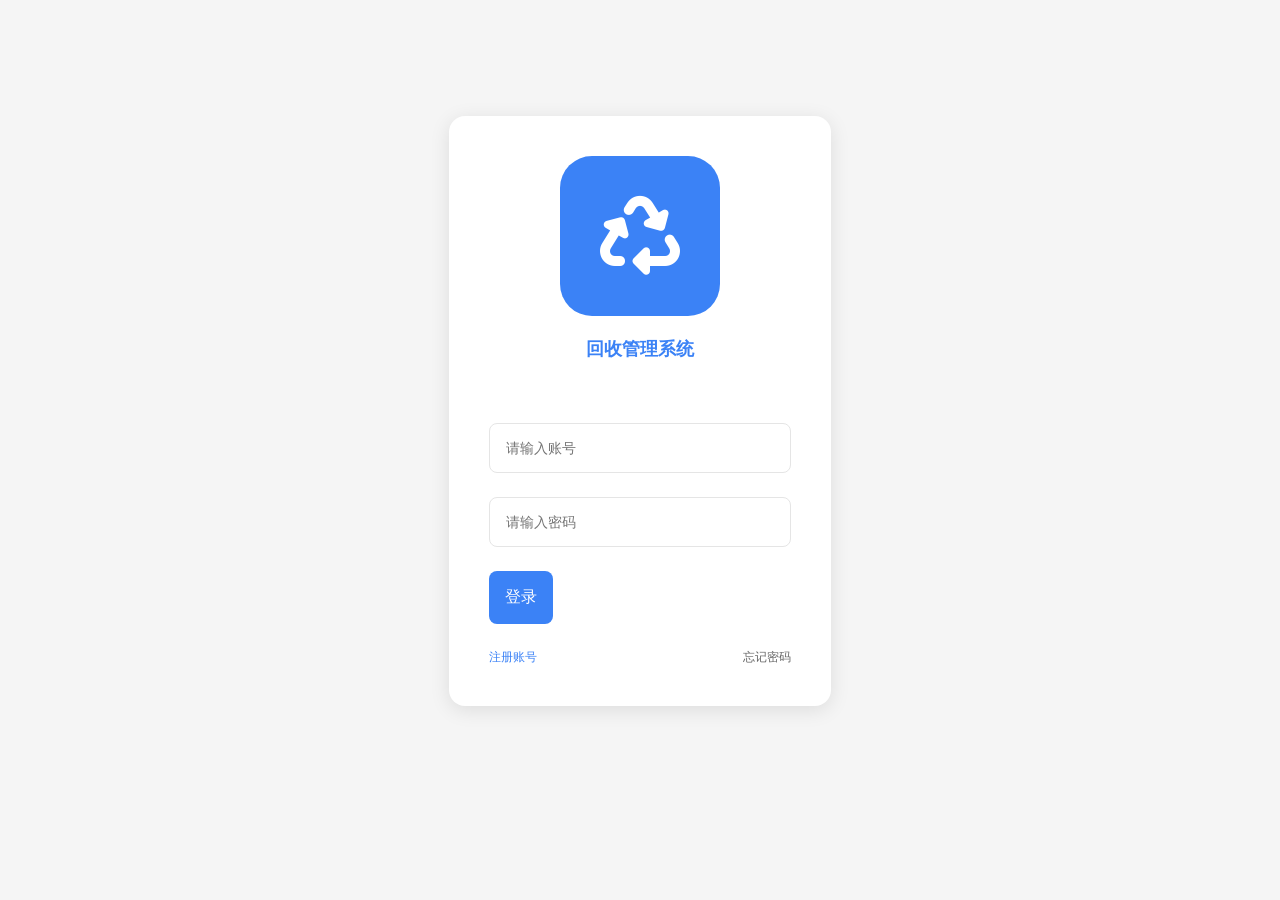
<file: index.html>
<!DOCTYPE html>
<html lang="zh-CN">
<head>
    <meta charset="UTF-8">
    <meta name="viewport" content="width=device-width, initial-scale=1.0, maximum-scale=1.0, user-scalable=no">
    <title>回收管理系统 - 登录</title>
    <link rel="stylesheet" href="css/app.css">
    <link rel="stylesheet" href="https://cdnjs.cloudflare.com/ajax/libs/font-awesome/6.4.0/css/all.min.css">
</head>
<body>
    <div class="container">
        <div class="login-form">
            <div class="logo">
                <div style="width: 160px; height: 160px; background-color: #3b82f6; border-radius: 32px; display: flex; align-items: center; justify-content: center; margin-bottom: 20px;">
                    <i class="fas fa-recycle" style="font-size: 80px; color: #fff;"></i>
                </div>
                <span class="logo-text">回收管理系统</span>
            </div>
            
            <div class="form-item">
                <input type="text" id="account" class="form-input" placeholder="请输入账号">
            </div>
            
            <div class="form-item">
                <input type="password" id="password" class="form-input" placeholder="请输入密码">
            </div>
            
            <button class="btn btn-primary" onclick="login()">登录</button>
            
            <div class="login-options">
                <span class="login-option" onclick="goToRegister()">注册账号</span>
                <span class="login-option" onclick="forgotPassword()">忘记密码</span>
            </div>
        </div>
    </div>
    
    <script src="js/app.js"></script>
</body>
</html>
</file>
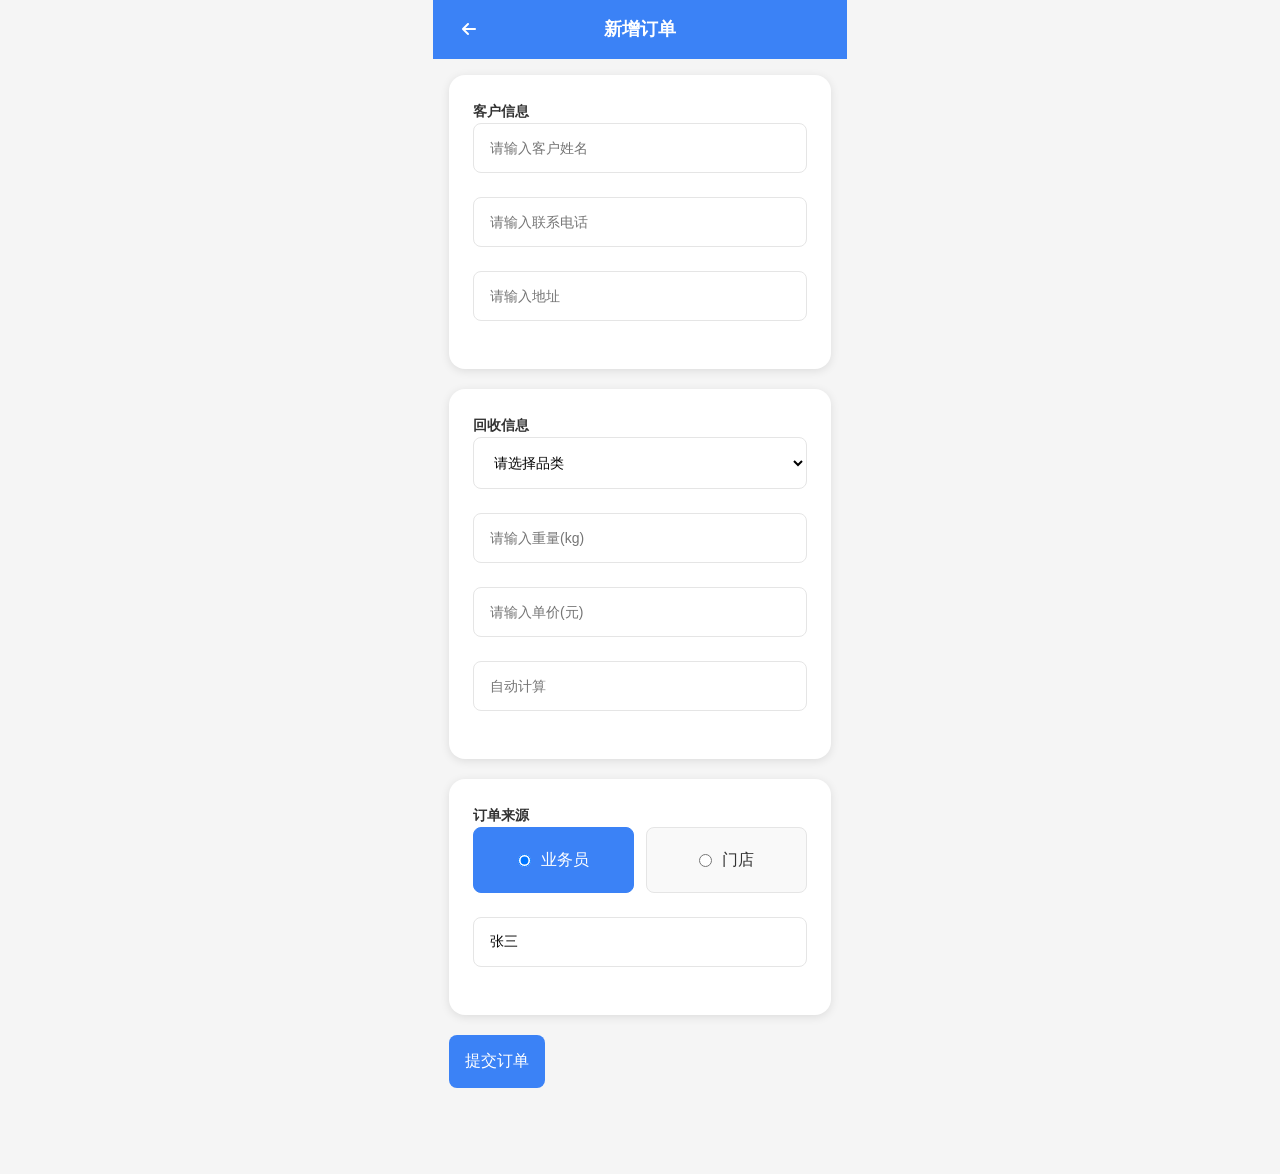
<file: add-order.html>
<!DOCTYPE html>
<html lang="zh-CN">
<head>
    <meta charset="UTF-8">
    <meta name="viewport" content="width=device-width, initial-scale=1.0, maximum-scale=1.0, user-scalable=no">
    <title>回收管理系统 - 新增订单</title>
    <link rel="stylesheet" href="css/app.css">
    <link rel="stylesheet" href="https://cdnjs.cloudflare.com/ajax/libs/font-awesome/6.4.0/css/all.min.css">
</head>
<body>
    <!-- 头部 -->
    <div class="header">
        <div class="header-left">
            <i class="fas fa-arrow-left" onclick="navigateTo('home')"></i>
        </div>
        <div class="header-title">新增订单</div>
        <div class="header-right"></div>
    </div>
    
    <div class="container">
        <form onsubmit="submitOrder(); return false;">
            <!-- 客户信息 -->
            <div class="form-section">
                <span class="section-title">客户信息</span>
                
                <div class="form-item">
                    <input type="text" id="customer" class="form-input" placeholder="请输入客户姓名">
                </div>
                
                <div class="form-item">
                    <input type="tel" id="phone" class="form-input" placeholder="请输入联系电话">
                </div>
                
                <div class="form-item">
                    <input type="text" id="address" class="form-input" placeholder="请输入地址">
                </div>
            </div>
            
            <!-- 回收信息 -->
            <div class="form-section">
                <span class="section-title">回收信息</span>
                
                <div class="form-item">
                    <select id="category" class="form-select" onchange="selectCategory()">
                        <option value="">请选择品类</option>
                        <option value="大家电">大家电</option>
                        <option value="小数码">小数码</option>
                        <option value="小配件">小配件</option>
                        <option value="其他">其他</option>
                    </select>
                </div>
                
                <div class="form-item">
                    <input type="number" id="weight" class="form-input" placeholder="请输入重量(kg)" oninput="calculateAmount('weight', 'unitPrice', 'amount')">
                </div>
                
                <div class="form-item">
                    <input type="number" id="unitPrice" class="form-input" placeholder="请输入单价(元)" oninput="calculateAmount('weight', 'unitPrice', 'amount')">
                </div>
                
                <div class="form-item">
                    <input type="number" id="amount" class="form-input" placeholder="自动计算" disabled>
                </div>
            </div>
            
            <!-- 订单来源 -->
            <div class="form-section">
                <span class="section-title">订单来源</span>
                
                <div class="form-item">
                    <div class="radio-group">
                        <label class="radio-item active" data-source="业务员" onclick="setSource('业务员')">
                            <input type="radio" name="source" value="业务员" checked>
                            <span>业务员</span>
                        </label>
                        <label class="radio-item" data-source="门店" onclick="setSource('门店')">
                            <input type="radio" name="source" value="门店">
                            <span>门店</span>
                        </label>
                    </div>
                </div>
                
                <div class="form-item" id="salesman-field">
                    <input type="text" class="form-input" placeholder="请输入业务员姓名" value="张三">
                </div>
            </div>
            
            <!-- 提交按钮 -->
            <button type="submit" class="btn btn-primary">提交订单</button>
        </form>
    </div>
    
    <script src="js/app.js"></script>
</body>
</html>
</file>
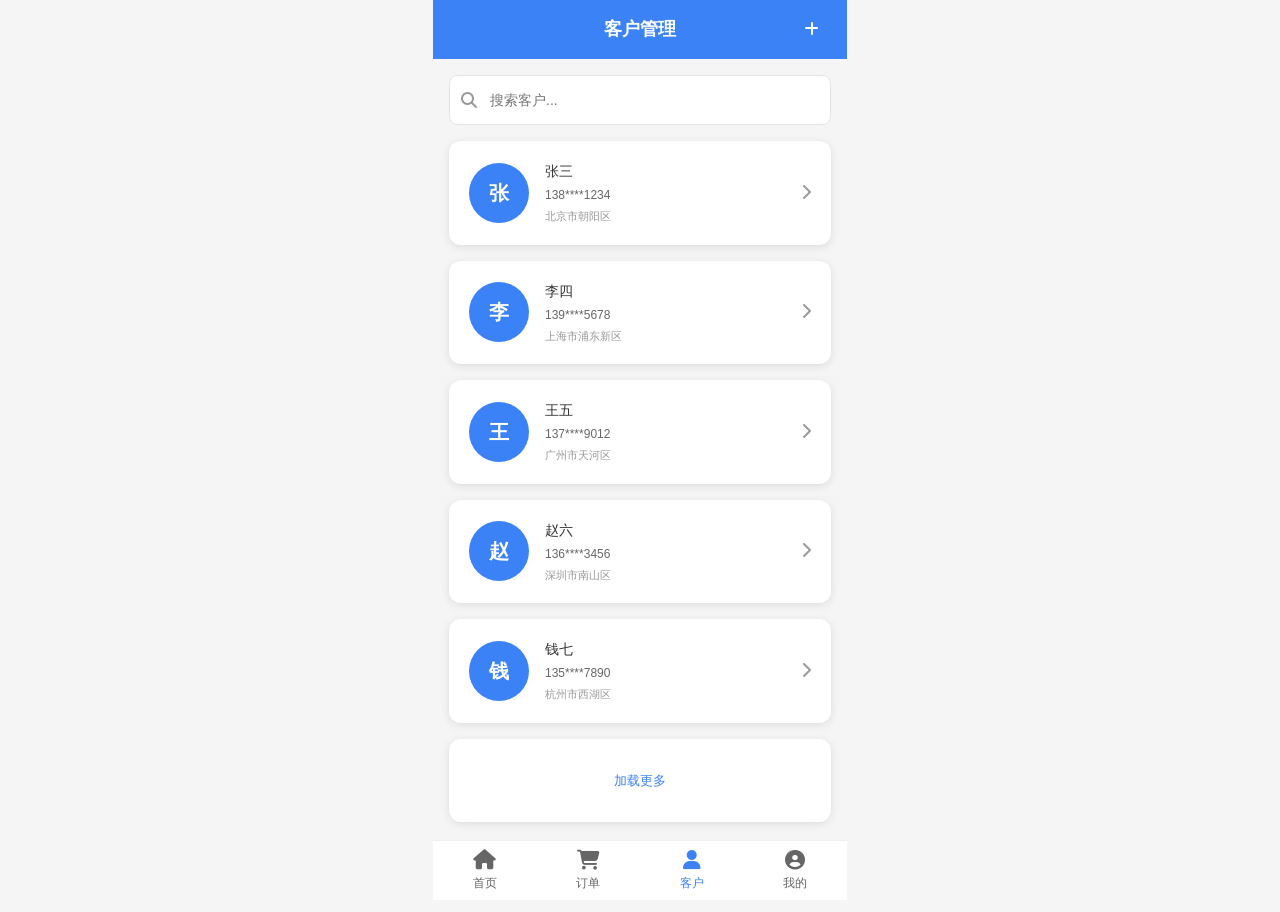
<file: customers.html>
<!DOCTYPE html>
<html lang="zh-CN">
<head>
    <meta charset="UTF-8">
    <meta name="viewport" content="width=device-width, initial-scale=1.0, maximum-scale=1.0, user-scalable=no">
    <title>回收管理系统 - 客户</title>
    <link rel="stylesheet" href="css/app.css">
    <link rel="stylesheet" href="https://cdnjs.cloudflare.com/ajax/libs/font-awesome/6.4.0/css/all.min.css">
</head>
<body>
    <!-- 头部 -->
    <div class="header">
        <div class="header-left"></div>
        <div class="header-title">客户管理</div>
        <div class="header-right">
            <i class="fas fa-plus" onclick="showToast('添加客户功能开发中')"></i>
        </div>
    </div>
    
    <div class="container">
        <!-- 搜索框 -->
        <div style="margin-bottom: 16px;">
            <div style="position: relative;">
                <input type="text" placeholder="搜索客户..." class="form-input" style="padding-left: 40px;">
                <i class="fas fa-search" style="position: absolute; left: 12px; top: 50%; transform: translateY(-50%); color: #999;"></i>
            </div>
        </div>
        
        <!-- 客户列表 -->
        <div class="customer-list">
            <div class="customer-item">
                <div class="customer-avatar">
                    <span>张</span>
                </div>
                <div class="customer-info">
                    <div class="customer-name">张三</div>
                    <div class="customer-phone">138****1234</div>
                    <div class="customer-address">北京市朝阳区</div>
                </div>
                <div style="margin-left: 16px;">
                    <i class="fas fa-chevron-right" style="color: #999;"></i>
                </div>
            </div>
            
            <div class="customer-item">
                <div class="customer-avatar">
                    <span>李</span>
                </div>
                <div class="customer-info">
                    <div class="customer-name">李四</div>
                    <div class="customer-phone">139****5678</div>
                    <div class="customer-address">上海市浦东新区</div>
                </div>
                <div style="margin-left: 16px;">
                    <i class="fas fa-chevron-right" style="color: #999;"></i>
                </div>
            </div>
            
            <div class="customer-item">
                <div class="customer-avatar">
                    <span>王</span>
                </div>
                <div class="customer-info">
                    <div class="customer-name">王五</div>
                    <div class="customer-phone">137****9012</div>
                    <div class="customer-address">广州市天河区</div>
                </div>
                <div style="margin-left: 16px;">
                    <i class="fas fa-chevron-right" style="color: #999;"></i>
                </div>
            </div>
            
            <div class="customer-item">
                <div class="customer-avatar">
                    <span>赵</span>
                </div>
                <div class="customer-info">
                    <div class="customer-name">赵六</div>
                    <div class="customer-phone">136****3456</div>
                    <div class="customer-address">深圳市南山区</div>
                </div>
                <div style="margin-left: 16px;">
                    <i class="fas fa-chevron-right" style="color: #999;"></i>
                </div>
            </div>
            
            <div class="customer-item">
                <div class="customer-avatar">
                    <span>钱</span>
                </div>
                <div class="customer-info">
                    <div class="customer-name">钱七</div>
                    <div class="customer-phone">135****7890</div>
                    <div class="customer-address">杭州市西湖区</div>
                </div>
                <div style="margin-left: 16px;">
                    <i class="fas fa-chevron-right" style="color: #999;"></i>
                </div>
            </div>
        </div>
        
        <!-- 加载更多 -->
        <div class="load-more" onclick="loadMore()">
            <span>加载更多</span>
        </div>
    </div>
    
    <!-- 底部导航栏 -->
    <div class="tab-bar">
        <a href="home.html" class="tab-item">
            <i class="fas fa-home"></i>
            <span>首页</span>
        </a>
        <a href="orders.html" class="tab-item">
            <i class="fas fa-shopping-cart"></i>
            <span>订单</span>
        </a>
        <a href="customers.html" class="tab-item active">
            <i class="fas fa-user"></i>
            <span>客户</span>
        </a>
        <a href="profile.html" class="tab-item">
            <i class="fas fa-user-circle"></i>
            <span>我的</span>
        </a>
    </div>
    
    <script src="js/app.js"></script>
</body>
</html>
</file>
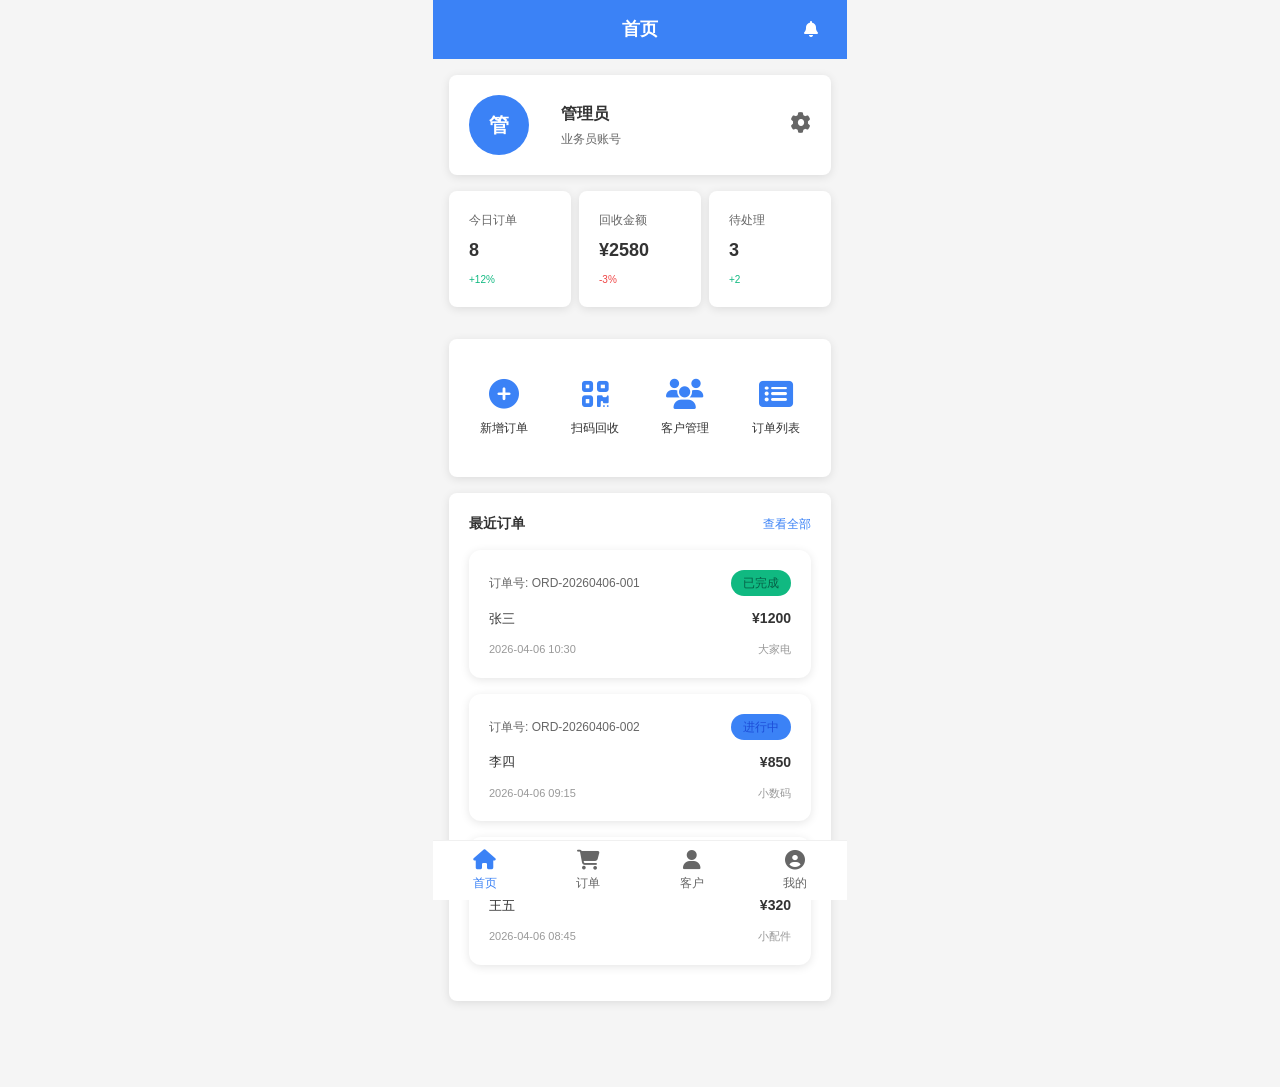
<file: home.html>
<!DOCTYPE html>
<html lang="zh-CN">
<head>
    <meta charset="UTF-8">
    <meta name="viewport" content="width=device-width, initial-scale=1.0, maximum-scale=1.0, user-scalable=no">
    <title>回收管理系统 - 首页</title>
    <link rel="stylesheet" href="css/app.css">
    <link rel="stylesheet" href="https://cdnjs.cloudflare.com/ajax/libs/font-awesome/6.4.0/css/all.min.css">
</head>
<body>
    <!-- 头部 -->
    <div class="header">
        <div class="header-left"></div>
        <div class="header-title">首页</div>
        <div class="header-right">
            <i class="fas fa-bell" onclick="showToast('消息通知')"></i>
        </div>
    </div>
    
    <div class="container">
        <!-- 用户信息 -->
        <div class="card">
            <div style="display: flex; align-items: center;">
                <div class="customer-avatar">
                    <span>管</span>
                </div>
                <div style="flex: 1; margin-left: 16px;">
                    <div style="font-size: 16px; font-weight: 600; color: #333; margin-bottom: 4px;">管理员</div>
                    <div style="font-size: 12px; color: #666;">业务员账号</div>
                </div>
                <div style="margin-left: 16px;">
                    <i class="fas fa-cog" style="font-size: 20px; color: #666;" onclick="navigateTo('profile')"></i>
                </div>
            </div>
        </div>
        
        <!-- 统计卡片 -->
        <div style="display: flex; justify-content: space-between; margin-bottom: 16px;">
            <div class="stat-card" style="flex: 1; margin-right: 8px;">
                <div class="stat-title">今日订单</div>
                <div class="stat-value">8</div>
                <div class="stat-change positive">+12%</div>
            </div>
            <div class="stat-card" style="flex: 1; margin-right: 8px;">
                <div class="stat-title">回收金额</div>
                <div class="stat-value">¥2580</div>
                <div class="stat-change negative">-3%</div>
            </div>
            <div class="stat-card" style="flex: 1;">
                <div class="stat-title">待处理</div>
                <div class="stat-value">3</div>
                <div class="stat-change positive">+2</div>
            </div>
        </div>
        
        <!-- 快捷操作 -->
        <div class="card">
            <div class="grid">
                <div class="grid-item" onclick="navigateTo('add-order')">
                    <i class="fas fa-plus-circle"></i>
                    <span>新增订单</span>
                </div>
                <div class="grid-item" onclick="scanCode()">
                    <i class="fas fa-qrcode"></i>
                    <span>扫码回收</span>
                </div>
                <div class="grid-item" onclick="navigateTo('customers')">
                    <i class="fas fa-users"></i>
                    <span>客户管理</span>
                </div>
                <div class="grid-item" onclick="navigateTo('orders')">
                    <i class="fas fa-list-alt"></i>
                    <span>订单列表</span>
                </div>
            </div>
        </div>
        
        <!-- 最近订单 -->
        <div class="card">
            <div style="display: flex; justify-content: space-between; align-items: center; margin-bottom: 16px;">
                <div style="font-size: 14px; font-weight: 600; color: #333;">最近订单</div>
                <div style="font-size: 12px; color: #3b82f6;" onclick="navigateTo('orders')">查看全部</div>
            </div>
            
            <div style="margin-top: 16px;">
                <div class="order-item" onclick="navigateTo('order-detail')">
                    <div class="order-header">
                        <span class="order-id">订单号: ORD-20260406-001</span>
                        <span class="status-tag status-completed">已完成</span>
                    </div>
                    <div class="order-body">
                        <span class="order-customer">张三</span>
                        <span class="order-amount">¥1200</span>
                    </div>
                    <div class="order-footer">
                        <span class="order-time">2026-04-06 10:30</span>
                        <span class="order-category">大家电</span>
                    </div>
                </div>
                
                <div class="order-item" onclick="navigateTo('order-detail')">
                    <div class="order-header">
                        <span class="order-id">订单号: ORD-20260406-002</span>
                        <span class="status-tag status-processing">进行中</span>
                    </div>
                    <div class="order-body">
                        <span class="order-customer">李四</span>
                        <span class="order-amount">¥850</span>
                    </div>
                    <div class="order-footer">
                        <span class="order-time">2026-04-06 09:15</span>
                        <span class="order-category">小数码</span>
                    </div>
                </div>
                
                <div class="order-item" onclick="navigateTo('order-detail')">
                    <div class="order-header">
                        <span class="order-id">订单号: ORD-20260406-003</span>
                        <span class="status-tag status-pending">待审批</span>
                    </div>
                    <div class="order-body">
                        <span class="order-customer">王五</span>
                        <span class="order-amount">¥320</span>
                    </div>
                    <div class="order-footer">
                        <span class="order-time">2026-04-06 08:45</span>
                        <span class="order-category">小配件</span>
                    </div>
                </div>
            </div>
        </div>
    </div>
    
    <!-- 底部导航栏 -->
    <div class="tab-bar">
        <a href="home.html" class="tab-item active">
            <i class="fas fa-home"></i>
            <span>首页</span>
        </a>
        <a href="orders.html" class="tab-item">
            <i class="fas fa-shopping-cart"></i>
            <span>订单</span>
        </a>
        <a href="customers.html" class="tab-item">
            <i class="fas fa-user"></i>
            <span>客户</span>
        </a>
        <a href="profile.html" class="tab-item">
            <i class="fas fa-user-circle"></i>
            <span>我的</span>
        </a>
    </div>
    
    <script src="js/app.js"></script>
</body>
</html>
</file>
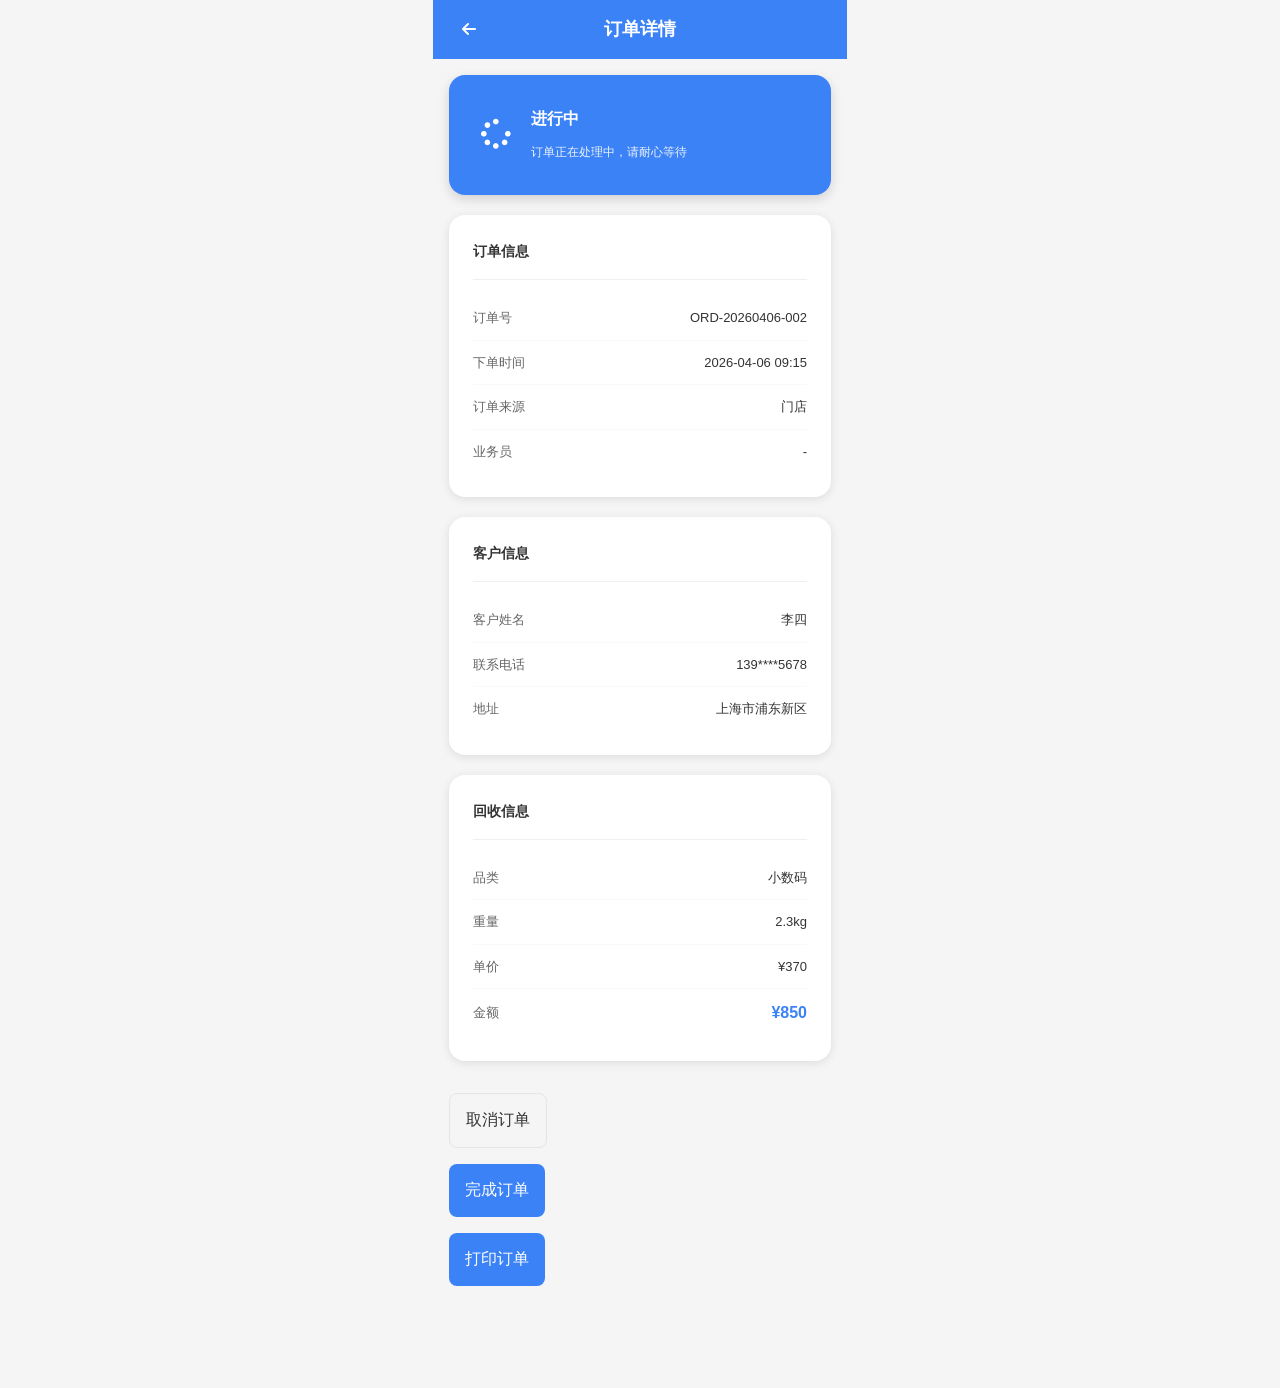
<file: order-detail.html>
<!DOCTYPE html>
<html lang="zh-CN">
<head>
    <meta charset="UTF-8">
    <meta name="viewport" content="width=device-width, initial-scale=1.0, maximum-scale=1.0, user-scalable=no">
    <title>回收管理系统 - 订单详情</title>
    <link rel="stylesheet" href="css/app.css">
    <link rel="stylesheet" href="https://cdnjs.cloudflare.com/ajax/libs/font-awesome/6.4.0/css/all.min.css">
</head>
<body>
    <!-- 头部 -->
    <div class="header">
        <div class="header-left">
            <i class="fas fa-arrow-left" onclick="navigateTo('orders')"></i>
        </div>
        <div class="header-title">订单详情</div>
        <div class="header-right"></div>
    </div>
    
    <div class="container">
        <!-- 订单状态 -->
        <div class="status-card status-processing">
            <div class="status-icon">
                <i class="fas fa-spinner"></i>
            </div>
            <div class="status-info">
                <span class="status-text">进行中</span>
                <span class="status-desc">订单正在处理中，请耐心等待</span>
            </div>
        </div>
        
        <!-- 订单信息 -->
        <div class="info-card">
            <div class="info-header">
                <span class="info-title">订单信息</span>
            </div>
            <div class="info-item">
                <span class="info-label">订单号</span>
                <span class="info-value">ORD-20260406-002</span>
            </div>
            <div class="info-item">
                <span class="info-label">下单时间</span>
                <span class="info-value">2026-04-06 09:15</span>
            </div>
            <div class="info-item">
                <span class="info-label">订单来源</span>
                <span class="info-value">门店</span>
            </div>
            <div class="info-item">
                <span class="info-label">业务员</span>
                <span class="info-value">-</span>
            </div>
        </div>
        
        <!-- 客户信息 -->
        <div class="info-card">
            <div class="info-header">
                <span class="info-title">客户信息</span>
            </div>
            <div class="info-item">
                <span class="info-label">客户姓名</span>
                <span class="info-value">李四</span>
            </div>
            <div class="info-item">
                <span class="info-label">联系电话</span>
                <span class="info-value">139****5678</span>
            </div>
            <div class="info-item">
                <span class="info-label">地址</span>
                <span class="info-value">上海市浦东新区</span>
            </div>
        </div>
        
        <!-- 回收信息 -->
        <div class="info-card">
            <div class="info-header">
                <span class="info-title">回收信息</span>
            </div>
            <div class="info-item">
                <span class="info-label">品类</span>
                <span class="info-value">小数码</span>
            </div>
            <div class="info-item">
                <span class="info-label">重量</span>
                <span class="info-value">2.3kg</span>
            </div>
            <div class="info-item">
                <span class="info-label">单价</span>
                <span class="info-value">¥370</span>
            </div>
            <div class="info-item">
                <span class="info-label">金额</span>
                <span class="info-value amount">¥850</span>
            </div>
        </div>
        
        <!-- 操作按钮 -->
        <div class="action-buttons">
            <button class="btn btn-secondary" onclick="cancelOrder()">
                取消订单
            </button>
            <button class="btn btn-primary" onclick="completeOrder()">
                完成订单
            </button>
            <button class="btn btn-primary" onclick="printOrder()">
                打印订单
            </button>
        </div>
    </div>
    
    <script src="js/app.js"></script>
</body>
</html>
</file>
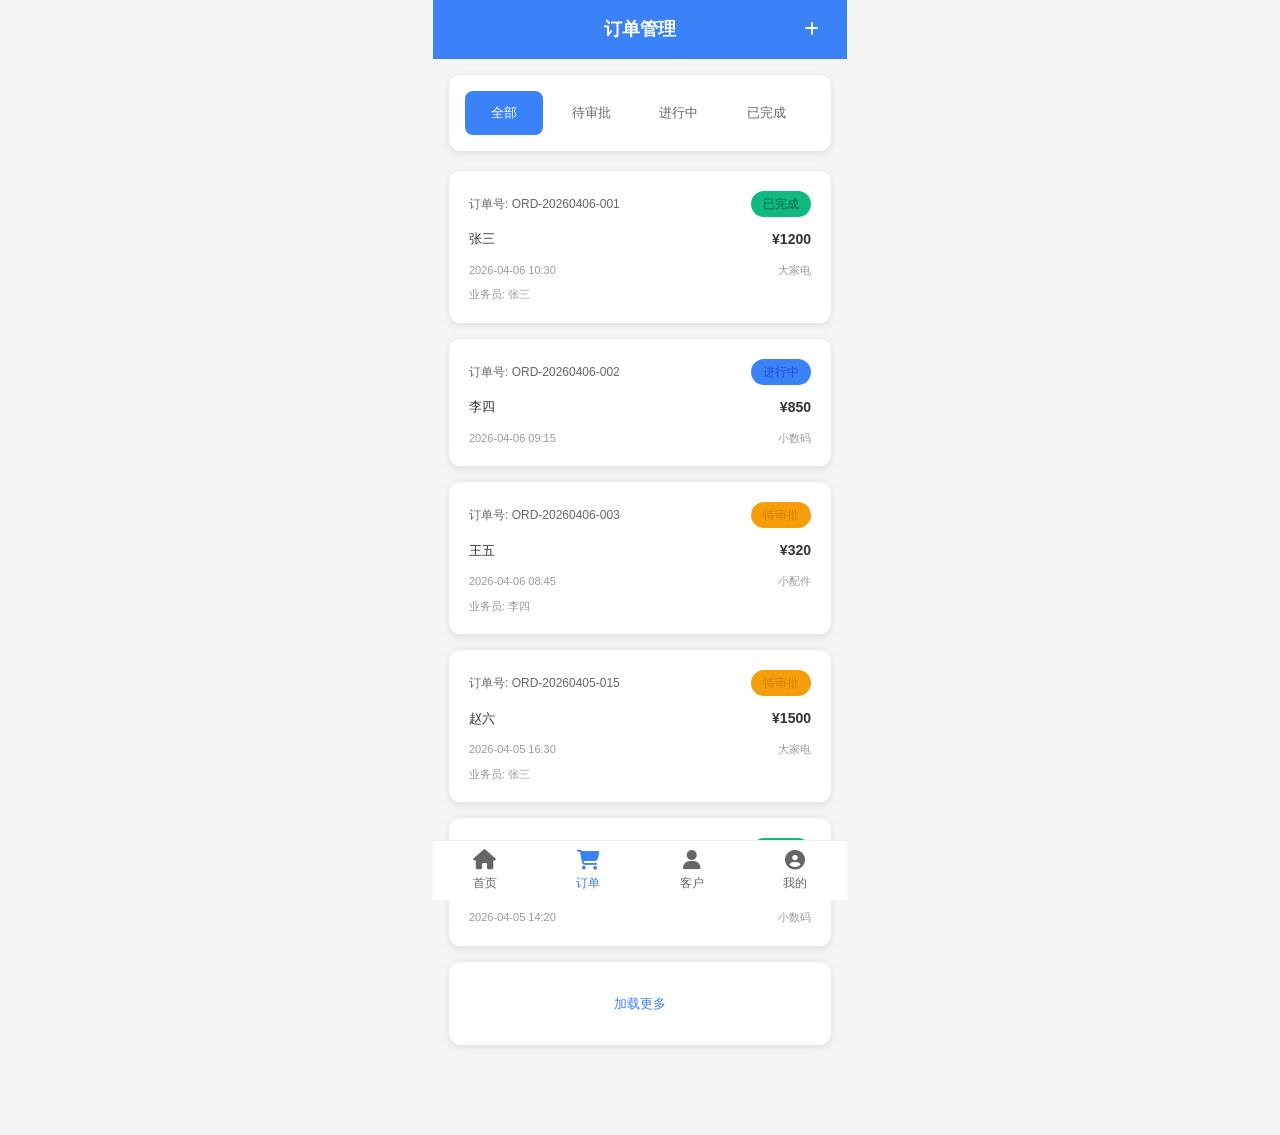
<file: orders.html>
<!DOCTYPE html>
<html lang="zh-CN">
<head>
    <meta charset="UTF-8">
    <meta name="viewport" content="width=device-width, initial-scale=1.0, maximum-scale=1.0, user-scalable=no">
    <title>回收管理系统 - 订单</title>
    <link rel="stylesheet" href="css/app.css">
    <link rel="stylesheet" href="https://cdnjs.cloudflare.com/ajax/libs/font-awesome/6.4.0/css/all.min.css">
</head>
<body>
    <!-- 头部 -->
    <div class="header">
        <div class="header-left"></div>
        <div class="header-title">订单管理</div>
        <div class="header-right">
            <i class="fas fa-plus" onclick="navigateTo('add-order')"></i>
        </div>
    </div>
    
    <div class="container">
        <!-- 筛选条件 -->
        <div class="filter-bar">
            <div class="filter-item active" data-filter="all" onclick="setFilter('all')">
                <span>全部</span>
            </div>
            <div class="filter-item" data-filter="pending" onclick="setFilter('pending')">
                <span>待审批</span>
            </div>
            <div class="filter-item" data-filter="processing" onclick="setFilter('processing')">
                <span>进行中</span>
            </div>
            <div class="filter-item" data-filter="completed" onclick="setFilter('completed')">
                <span>已完成</span>
            </div>
        </div>
        
        <!-- 订单列表 -->
        <div class="order-list">
            <div class="order-item" onclick="navigateTo('order-detail')">
                <div class="order-header">
                    <span class="order-id">订单号: ORD-20260406-001</span>
                    <span class="status-tag status-completed">已完成</span>
                </div>
                <div class="order-body">
                    <span class="order-customer">张三</span>
                    <span class="order-amount">¥1200</span>
                </div>
                <div class="order-footer">
                    <span class="order-time">2026-04-06 10:30</span>
                    <span class="order-category">大家电</span>
                </div>
                <div class="order-footer" style="margin-top: 8px;">
                    <span class="order-time">业务员: 张三</span>
                </div>
            </div>
            
            <div class="order-item" onclick="navigateTo('order-detail')">
                <div class="order-header">
                    <span class="order-id">订单号: ORD-20260406-002</span>
                    <span class="status-tag status-processing">进行中</span>
                </div>
                <div class="order-body">
                    <span class="order-customer">李四</span>
                    <span class="order-amount">¥850</span>
                </div>
                <div class="order-footer">
                    <span class="order-time">2026-04-06 09:15</span>
                    <span class="order-category">小数码</span>
                </div>
            </div>
            
            <div class="order-item" onclick="navigateTo('order-detail')">
                <div class="order-header">
                    <span class="order-id">订单号: ORD-20260406-003</span>
                    <span class="status-tag status-pending">待审批</span>
                </div>
                <div class="order-body">
                    <span class="order-customer">王五</span>
                    <span class="order-amount">¥320</span>
                </div>
                <div class="order-footer">
                    <span class="order-time">2026-04-06 08:45</span>
                    <span class="order-category">小配件</span>
                </div>
                <div class="order-footer" style="margin-top: 8px;">
                    <span class="order-time">业务员: 李四</span>
                </div>
            </div>
            
            <div class="order-item" onclick="navigateTo('order-detail')">
                <div class="order-header">
                    <span class="order-id">订单号: ORD-20260405-015</span>
                    <span class="status-tag status-pending">待审批</span>
                </div>
                <div class="order-body">
                    <span class="order-customer">赵六</span>
                    <span class="order-amount">¥1500</span>
                </div>
                <div class="order-footer">
                    <span class="order-time">2026-04-05 16:30</span>
                    <span class="order-category">大家电</span>
                </div>
                <div class="order-footer" style="margin-top: 8px;">
                    <span class="order-time">业务员: 张三</span>
                </div>
            </div>
            
            <div class="order-item" onclick="navigateTo('order-detail')">
                <div class="order-header">
                    <span class="order-id">订单号: ORD-20260405-014</span>
                    <span class="status-tag status-completed">已完成</span>
                </div>
                <div class="order-body">
                    <span class="order-customer">钱七</span>
                    <span class="order-amount">¥680</span>
                </div>
                <div class="order-footer">
                    <span class="order-time">2026-04-05 14:20</span>
                    <span class="order-category">小数码</span>
                </div>
            </div>
        </div>
        
        <!-- 加载更多 -->
        <div class="load-more" onclick="loadMore()">
            <span>加载更多</span>
        </div>
    </div>
    
    <!-- 底部导航栏 -->
    <div class="tab-bar">
        <a href="home.html" class="tab-item">
            <i class="fas fa-home"></i>
            <span>首页</span>
        </a>
        <a href="orders.html" class="tab-item active">
            <i class="fas fa-shopping-cart"></i>
            <span>订单</span>
        </a>
        <a href="customers.html" class="tab-item">
            <i class="fas fa-user"></i>
            <span>客户</span>
        </a>
        <a href="profile.html" class="tab-item">
            <i class="fas fa-user-circle"></i>
            <span>我的</span>
        </a>
    </div>
    
    <script src="js/app.js"></script>
</body>
</html>
</file>
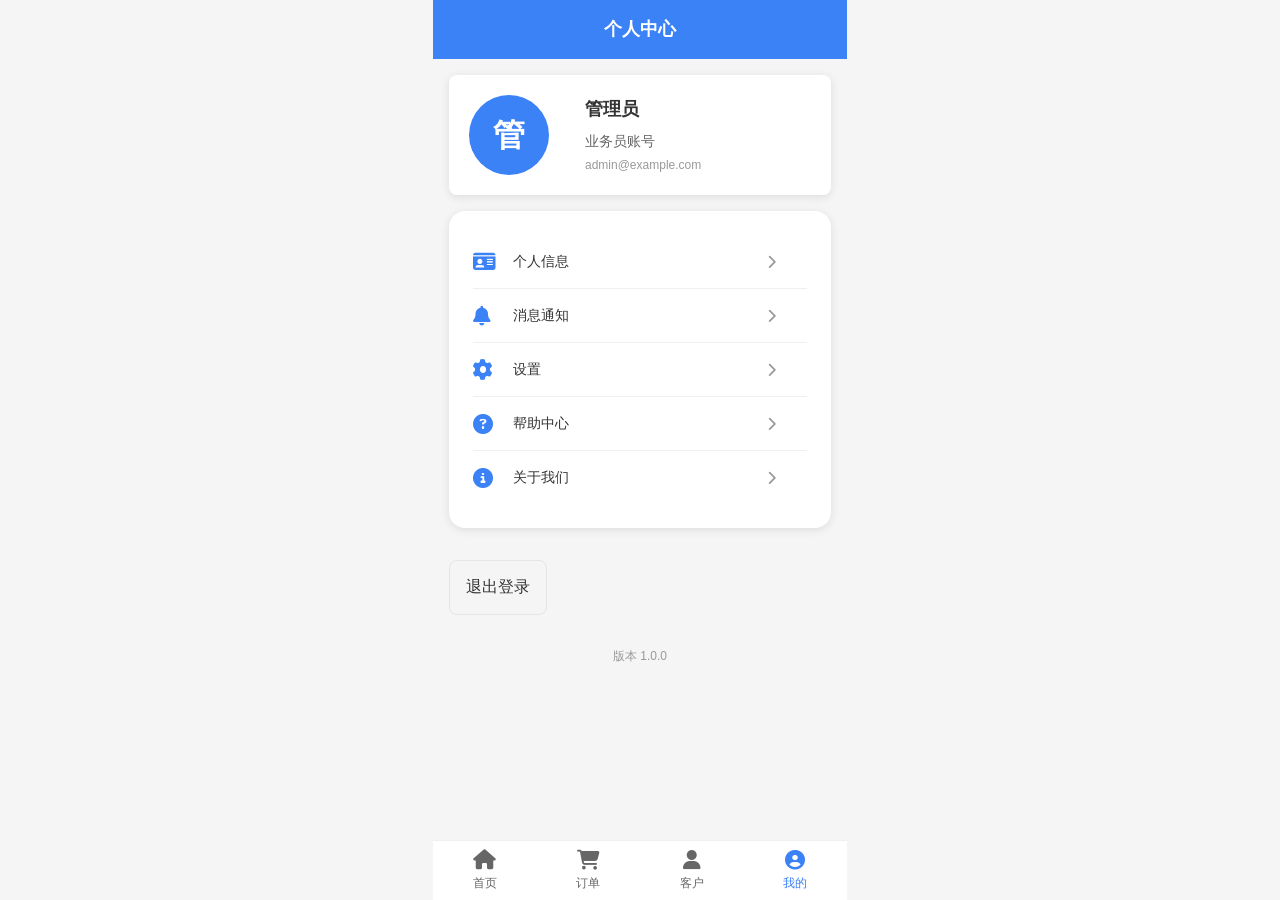
<file: profile.html>
<!DOCTYPE html>
<html lang="zh-CN">
<head>
    <meta charset="UTF-8">
    <meta name="viewport" content="width=device-width, initial-scale=1.0, maximum-scale=1.0, user-scalable=no">
    <title>回收管理系统 - 我的</title>
    <link rel="stylesheet" href="css/app.css">
    <link rel="stylesheet" href="https://cdnjs.cloudflare.com/ajax/libs/font-awesome/6.4.0/css/all.min.css">
</head>
<body>
    <!-- 头部 -->
    <div class="header">
        <div class="header-left"></div>
        <div class="header-title">个人中心</div>
        <div class="header-right"></div>
    </div>
    
    <div class="container">
        <!-- 用户信息 -->
        <div class="card">
            <div style="display: flex; align-items: center;">
                <div class="customer-avatar" style="width: 80px; height: 80px; font-size: 32px;">
                    <span>管</span>
                </div>
                <div style="flex: 1; margin-left: 20px;">
                    <div style="font-size: 18px; font-weight: 600; color: #333; margin-bottom: 8px;">管理员</div>
                    <div style="font-size: 14px; color: #666; margin-bottom: 4px;">业务员账号</div>
                    <div style="font-size: 12px; color: #999;">admin@example.com</div>
                </div>
            </div>
        </div>
        
        <!-- 功能列表 -->
        <div class="profile-section">
            <div class="profile-item" onclick="showToast('功能开发中')">
                <i class="fas fa-id-card"></i>
                <span>个人信息</span>
                <i class="fas fa-chevron-right arrow"></i>
            </div>
            <div class="profile-item" onclick="showToast('功能开发中')">
                <i class="fas fa-bell"></i>
                <span>消息通知</span>
                <i class="fas fa-chevron-right arrow"></i>
            </div>
            <div class="profile-item" onclick="showToast('功能开发中')">
                <i class="fas fa-cog"></i>
                <span>设置</span>
                <i class="fas fa-chevron-right arrow"></i>
            </div>
            <div class="profile-item" onclick="showToast('功能开发中')">
                <i class="fas fa-question-circle"></i>
                <span>帮助中心</span>
                <i class="fas fa-chevron-right arrow"></i>
            </div>
            <div class="profile-item" onclick="showToast('功能开发中')">
                <i class="fas fa-info-circle"></i>
                <span>关于我们</span>
                <i class="fas fa-chevron-right arrow"></i>
            </div>
        </div>
        
        <!-- 退出登录 -->
        <button class="btn btn-secondary" onclick="logout()" style="margin-top: 32px;">
            退出登录
        </button>
        
        <!-- 版本信息 -->
        <div style="text-align: center; margin-top: 32px; font-size: 12px; color: #999;">
            版本 1.0.0
        </div>
    </div>
    
    <!-- 底部导航栏 -->
    <div class="tab-bar">
        <a href="home.html" class="tab-item">
            <i class="fas fa-home"></i>
            <span>首页</span>
        </a>
        <a href="orders.html" class="tab-item">
            <i class="fas fa-shopping-cart"></i>
            <span>订单</span>
        </a>
        <a href="customers.html" class="tab-item">
            <i class="fas fa-user"></i>
            <span>客户</span>
        </a>
        <a href="profile.html" class="tab-item active">
            <i class="fas fa-user-circle"></i>
            <span>我的</span>
        </a>
    </div>
    
    <script src="js/app.js"></script>
</body>
</html>
</file>
<file: css/app.css>
/* 全局样式 */
* {
  margin: 0;
  padding: 0;
  box-sizing: border-box;
}

body {
  font-family: -apple-system, BlinkMacSystemFont, 'Segoe UI', Roboto, 'Helvetica Neue', Arial, sans-serif;
  background-color: #f5f5f5;
  color: #333;
  line-height: 1.5;
  max-width: 414px;
  margin: 0 auto;
  min-height: 100vh;
  position: relative;
}

/* 主色调 */
.primary {
  color: #3b82f6;
}

.bg-primary {
  background-color: #3b82f6;
}

.secondary {
  color: #10b981;
}

.bg-secondary {
  background-color: #10b981;
}

.danger {
  color: #ef4444;
}

.bg-danger {
  background-color: #ef4444;
}

.warning {
  color: #f59e0b;
}

.bg-warning {
  background-color: #f59e0b;
}

/* 通用样式 */
.container {
  padding: 16px;
  padding-bottom: 70px; /* 为底部导航栏留出空间 */
}

.card {
  background-color: #fff;
  border-radius: 8px;
  box-shadow: 0 2px 10px rgba(0, 0, 0, 0.1);
  margin-bottom: 16px;
  padding: 20px;
}

.btn {
  display: block;
  padding: 16px;
  border-radius: 8px;
  text-align: center;
  font-size: 16px;
  font-weight: 500;
  margin-bottom: 16px;
  transition: all 0.3s ease;
  text-decoration: none;
  border: none;
  cursor: pointer;
}

.btn-primary {
  background-color: #3b82f6;
  color: #fff;
}

.btn-secondary {
  background-color: #f5f5f5;
  color: #333;
  border: 1px solid #e5e5e5;
}

.btn-danger {
  background-color: #ef4444;
  color: #fff;
}

/* 表单样式 */
.form-item {
  margin-bottom: 24px;
}

.form-label {
  display: block;
  font-size: 14px;
  font-weight: 500;
  margin-bottom: 8px;
  color: #333;
}

.form-input {
  width: 100%;
  padding: 16px;
  border: 1px solid #e5e5e5;
  border-radius: 8px;
  font-size: 14px;
  background-color: #fff;
}

.form-select {
  width: 100%;
  padding: 16px;
  border: 1px solid #e5e5e5;
  border-radius: 8px;
  font-size: 14px;
  background-color: #fff;
}

/* 列表样式 */
.list-item {
  display: flex;
  align-items: center;
  justify-content: space-between;
  padding: 20px;
  background-color: #fff;
  border-bottom: 1px solid #f0f0f0;
}

.list-item:last-child {
  border-bottom: none;
}

/* 订单状态标签 */
.status-tag {
  padding: 4px 12px;
  border-radius: 16px;
  font-size: 12px;
  font-weight: 500;
}

.status-pending {
  background-color: #fef3c7;
  color: #d97706;
}

.status-processing {
  background-color: #dbeafe;
  color: #1d4ed8;
}

.status-completed {
  background-color: #d1fae5;
  color: #065f46;
}

.status-canceled {
  background-color: #fee2e2;
  color: #b91c1c;
}

/* 加载动画 */
.loading {
  display: flex;
  justify-content: center;
  align-items: center;
  padding: 40px;
}

.loading span {
  margin-left: 10px;
  font-size: 14px;
  color: #666;
}

/* 空状态 */
.empty {
  display: flex;
  flex-direction: column;
  align-items: center;
  justify-content: center;
  padding: 80px 0;
  color: #999;
}

.empty i {
  font-size: 100px;
  margin-bottom: 20px;
}

.empty span {
  font-size: 14px;
}

/* 头部栏样式 */
.header {
  display: flex;
  align-items: center;
  justify-content: space-between;
  padding: 16px;
  background-color: #3b82f6;
  color: #fff;
  position: sticky;
  top: 0;
  z-index: 100;
}

.header-title {
  font-size: 18px;
  font-weight: 600;
}

.header-left, .header-right {
  width: 40px;
  text-align: center;
}

/* 网格布局 */
.grid {
  display: grid;
  grid-template-columns: repeat(4, 1fr);
  gap: 20px;
  padding: 20px 0;
}

.grid-item {
  display: flex;
  flex-direction: column;
  align-items: center;
  justify-content: center;
}

.grid-item i {
  font-size: 30px;
  margin-bottom: 10px;
  color: #3b82f6;
}

.grid-item span {
  font-size: 12px;
  color: #333;
  text-align: center;
}

/* 统计卡片 */
.stat-card {
  background-color: #fff;
  border-radius: 8px;
  padding: 20px;
  box-shadow: 0 2px 10px rgba(0, 0, 0, 0.1);
  margin-bottom: 16px;
}

.stat-title {
  font-size: 12px;
  color: #666;
  margin-bottom: 8px;
}

.stat-value {
  font-size: 18px;
  font-weight: 600;
  color: #333;
}

.stat-change {
  font-size: 10px;
  margin-top: 8px;
}

.stat-change.positive {
  color: #10b981;
}

.stat-change.negative {
  color: #ef4444;
}

/* 底部导航栏 */
.tab-bar {
  position: fixed;
  bottom: 0;
  left: 0;
  right: 0;
  background-color: #fff;
  border-top: 1px solid #f0f0f0;
  display: flex;
  justify-content: space-around;
  align-items: center;
  height: 60px;
  z-index: 99;
  max-width: 414px;
  margin: 0 auto;
}

.tab-item {
  display: flex;
  flex-direction: column;
  align-items: center;
  justify-content: center;
  flex: 1;
  color: #666;
  text-decoration: none;
}

.tab-item.active {
  color: #3b82f6;
}

.tab-item i {
  font-size: 20px;
  margin-bottom: 4px;
}

.tab-item span {
  font-size: 12px;
}

/* 筛选栏 */
.filter-bar {
  display: flex;
  background-color: #fff;
  border-radius: 12px;
  padding: 16px;
  margin-bottom: 20px;
  box-shadow: 0 2px 10px rgba(0, 0, 0, 0.1);
  overflow-x: auto;
}

.filter-item {
  flex: 1;
  text-align: center;
  padding: 12px;
  border-radius: 8px;
  font-size: 13px;
  color: #666;
  white-space: nowrap;
  margin-right: 10px;
}

.filter-item.active {
  background-color: #3b82f6;
  color: #fff;
}

/* 订单列表项 */
.order-item {
  background-color: #fff;
  border-radius: 12px;
  padding: 20px;
  margin-bottom: 16px;
  box-shadow: 0 2px 10px rgba(0, 0, 0, 0.1);
}

.order-header {
  display: flex;
  justify-content: space-between;
  align-items: center;
  margin-bottom: 12px;
}

.order-id {
  font-size: 12px;
  color: #666;
}

.order-body {
  display: flex;
  justify-content: space-between;
  align-items: center;
  margin-bottom: 12px;
}

.order-customer {
  font-size: 13px;
  font-weight: 500;
  color: #333;
}

.order-amount {
  font-size: 14px;
  font-weight: 600;
  color: #333;
}

.order-footer {
  display: flex;
  justify-content: space-between;
  align-items: center;
}

.order-time {
  font-size: 11px;
  color: #999;
}

.order-category {
  font-size: 11px;
  color: #999;
}

/* 表单区域 */
.form-section {
  background-color: #fff;
  border-radius: 16px;
  padding: 24px;
  margin-bottom: 20px;
  box-shadow: 0 2px 10px rgba(0, 0, 0, 0.1);
}

.section-title {
  font-size: 14px;
  font-weight: 600;
  color: #333;
  margin-bottom: 20px;
  padding-bottom: 12px;
  border-bottom: 1px solid #f0f0f0;
}

/* 单选按钮 */
.radio-group {
  display: flex;
  space-between;
}

.radio-item {
  flex: 1;
  display: flex;
  align-items: center;
  justify-content: center;
  padding: 20px;
  border: 1px solid #e5e5e5;
  border-radius: 8px;
  margin-right: 12px;
  background-color: #f9f9f9;
  cursor: pointer;
}

.radio-item:last-child {
  margin-right: 0;
}

.radio-item.active {
  background-color: #3b82f6;
  color: #fff;
  border-color: #3b82f6;
}

.radio-item input {
  margin-right: 10px;
}

/* 状态卡片 */
.status-card {
  display: flex;
  align-items: center;
  padding: 32px;
  border-radius: 16px;
  margin-bottom: 20px;
  color: #fff;
  box-shadow: 0 4px 12px rgba(0, 0, 0, 0.15);
}

.status-pending {
  background-color: #f59e0b;
}

.status-processing {
  background-color: #3b82f6;
}

.status-completed {
  background-color: #10b981;
}

.status-canceled {
  background-color: #ef4444;
}

.status-icon {
  margin-right: 20px;
}

.status-icon i {
  font-size: 30px;
}

.status-info {
  flex: 1;
}

.status-text {
  font-size: 16px;
  font-weight: 600;
  margin-bottom: 8px;
  display: block;
}

.status-desc {
  font-size: 12px;
  opacity: 0.9;
}

/* 信息卡片 */
.info-card {
  background-color: #fff;
  border-radius: 16px;
  padding: 24px;
  margin-bottom: 20px;
  box-shadow: 0 2px 10px rgba(0, 0, 0, 0.1);
}

.info-header {
  padding-bottom: 16px;
  border-bottom: 1px solid #f0f0f0;
  margin-bottom: 16px;
}

.info-title {
  font-size: 14px;
  font-weight: 600;
  color: #333;
}

.info-item {
  display: flex;
  justify-content: space-between;
  align-items: center;
  padding: 12px 0;
  border-bottom: 1px solid #f9f9f9;
}

.info-item:last-child {
  border-bottom: none;
}

.info-label {
  font-size: 13px;
  color: #666;
}

.info-value {
  font-size: 13px;
  color: #333;
  text-align: right;
  flex: 1;
  margin-left: 20px;
}

.info-value.amount {
  font-size: 16px;
  font-weight: 600;
  color: #3b82f6;
}

/* 操作按钮 */
.action-buttons {
  margin-top: 32px;
  margin-bottom: 32px;
}

/* 加载更多 */
.load-more {
  display: flex;
  justify-content: center;
  align-items: center;
  padding: 32px;
  background-color: #fff;
  border-radius: 12px;
  box-shadow: 0 2px 10px rgba(0, 0, 0, 0.1);
  margin-bottom: 20px;
  cursor: pointer;
}

.load-more span {
  font-size: 13px;
  color: #3b82f6;
}

/* 登录页面 */
.login-form {
  width: 100%;
  max-width: 500px;
  background-color: #fff;
  border-radius: 16px;
  padding: 40px;
  box-shadow: 0 4px 20px rgba(0, 0, 0, 0.1);
  margin: 100px auto;
}

.logo {
  display: flex;
  flex-direction: column;
  align-items: center;
  margin-bottom: 60px;
}

.logo-image {
  width: 160px;
  height: 160px;
  margin-bottom: 20px;
}

.logo-text {
  font-size: 18px;
  font-weight: 600;
  color: #3b82f6;
}

.login-options {
  display: flex;
  justify-content: space-between;
  margin-top: 24px;
}

.login-option {
  font-size: 12px;
  color: #666;
  cursor: pointer;
}

.login-option:first-child {
  color: #3b82f6;
}

/* 客户列表 */
.customer-item {
  display: flex;
  align-items: center;
  padding: 20px;
  background-color: #fff;
  border-radius: 12px;
  margin-bottom: 16px;
  box-shadow: 0 2px 10px rgba(0, 0, 0, 0.1);
}

.customer-avatar {
  width: 60px;
  height: 60px;
  border-radius: 50%;
  background-color: #3b82f6;
  color: #fff;
  display: flex;
  align-items: center;
  justify-content: center;
  margin-right: 16px;
  font-size: 20px;
  font-weight: 600;
}

.customer-info {
  flex: 1;
}

.customer-name {
  font-size: 14px;
  font-weight: 500;
  color: #333;
  margin-bottom: 4px;
}

.customer-phone {
  font-size: 12px;
  color: #666;
  margin-bottom: 4px;
}

.customer-address {
  font-size: 11px;
  color: #999;
}

/* 个人中心 */
.profile-section {
  background-color: #fff;
  border-radius: 16px;
  padding: 24px;
  margin-bottom: 20px;
  box-shadow: 0 2px 10px rgba(0, 0, 0, 0.1);
}

.profile-item {
  display: flex;
  align-items: center;
  padding: 16px 0;
  border-bottom: 1px solid #f0f0f0;
}

.profile-item:last-child {
  border-bottom: none;
}

.profile-item i {
  font-size: 20px;
  color: #3b82f6;
  margin-right: 16px;
  width: 24px;
}

.profile-item span {
  flex: 1;
  font-size: 14px;
  color: #333;
}

.profile-item .arrow {
  font-size: 14px;
  color: #999;
}

/* 响应式设计 */
@media (max-width: 414px) {
  body {
    max-width: 100%;
  }
  
  .tab-bar {
    max-width: 100%;
  }
}

/* 模拟微信小程序的滚动条 */
::-webkit-scrollbar {
  width: 4px;
  height: 4px;
}

::-webkit-scrollbar-track {
  background: #f1f1f1;
  border-radius: 2px;
}

::-webkit-scrollbar-thumb {
  background: #c1c1c1;
  border-radius: 2px;
}

::-webkit-scrollbar-thumb:hover {
  background: #a8a8a8;
}
</file>
